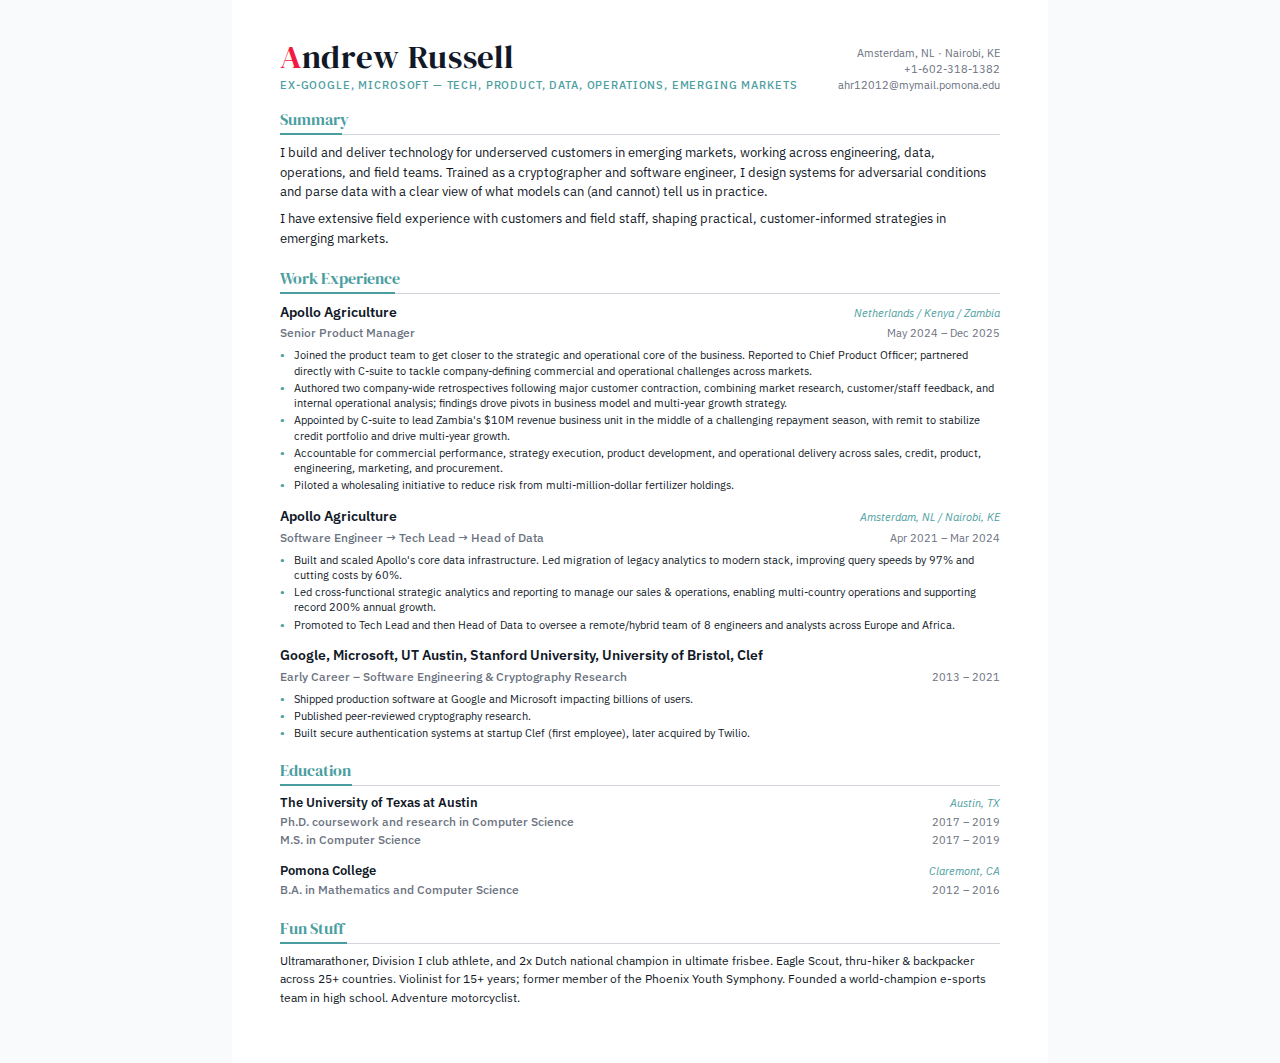
<file: cv.html>
<!doctype html>
<html lang="en">
  <head>
    <meta charset="UTF-8" />
    <meta name="viewport" content="width=device-width, initial-scale=1" />
    <title>Andrew Russell – CV</title>

    <link rel="preconnect" href="https://fonts.googleapis.com" />
    <link rel="preconnect" href="https://fonts.gstatic.com" crossorigin />
    <link
      href="https://fonts.googleapis.com/css2?family=IBM+Plex+Sans:wght@300;400;500;600&family=DM+Serif+Display&display=swap"
      rel="stylesheet"
    />

    <style>
      :root {
        --bg: #f9fafb;
        --bg-elevated: #ffffff;
        --bg-elevated-alt: #e3e8ee;
        --text-main: #111827;
        --text-muted: #6b7280;
        --accent: #4b9ea0;
        --accent-soft: #c9e3e3;
        --accent-strong: #F31940;
        --border-subtle: #d1d5db;
        --font-body: "IBM Plex Sans", system-ui, -apple-system, BlinkMacSystemFont, "Segoe UI", sans-serif;
        --font-heading: "DM Serif Display", "Iowan Old Style", "Georgia", serif;
      }

      * {
        box-sizing: border-box;
        margin: 0;
        padding: 0;
      }

      html, body {
        font-family: var(--font-body);
        font-size: 10pt;
        line-height: 1.5;
        color: var(--text-main);
        background: var(--bg);
        -webkit-font-smoothing: antialiased;
      }

      .cv-page {
        max-width: 8.5in;
        margin: 0 auto;
        padding: 0.4in 0.5in;
        background: var(--bg-elevated);
      }

      /* Header */
      .cv-header {
        display: flex;
        justify-content: space-between;
        align-items: flex-end;
        margin-bottom: 0.15in;
      }

      .cv-header-left {
        display: flex;
        flex-direction: column;
      }

      .cv-name {
        font-family: var(--font-heading);
        font-size: 25pt;
        font-weight: 400;
        letter-spacing: 0.02em;
        line-height: 1.1;
      }

      .cv-tagline {
        font-size: 8pt;
        font-weight: 500;
        text-transform: uppercase;
        letter-spacing: 0.08em;
        color: var(--accent);
        margin-top: 0.02in;
      }

      .cv-header-right {
        text-align: right;
        font-size: 8.5pt;
        color: var(--text-muted);
        line-height: 1.4;
      }

      .cv-header-right a {
        color: var(--text-muted);
        text-decoration: none;
      }

      /* Sections */
      .cv-section {
        margin-bottom: 0.18in;
      }

      .cv-section-title {
        display: block;
        font-family: var(--font-heading);
        font-size: 12pt;
        font-weight: 400;
        color: var(--accent);
        padding-bottom: 0.03in;
        margin-bottom: 0.08in;
        border-bottom: 1px solid var(--border-subtle);
        position: relative;
      }

      .cv-section-title::after {
        content: "";
        position: absolute;
        left: 0;
        bottom: -1px;
        width: var(--title-width, 0.8in);
        height: 2px;
        background: var(--accent);
      }

      /* Summary */
      .cv-summary p {
        font-size: 9.5pt;
        line-height: 1.55;
        color: var(--text-main);
      }

      /* Role entries */
      .cv-role {
        margin-bottom: 0.14in;
        page-break-inside: avoid;
      }

      .cv-role:last-child {
        margin-bottom: 0;
      }

      .cv-role-header {
        display: flex;
        justify-content: space-between;
        align-items: baseline;
        margin-bottom: 0.02in;
      }

      .cv-role-company {
        font-weight: 600;
        font-size: 10.5pt;
      }

      .cv-role-location {
        font-size: 8.5pt;
        font-style: italic;
        color: var(--accent);
      }

      .cv-role-subheader {
        display: flex;
        justify-content: space-between;
        align-items: baseline;
        margin-bottom: 0.05in;
      }

      .cv-role-title {
        font-size: 9pt;
        font-weight: 500;
        color: var(--text-muted);
      }

      .cv-role-dates {
        font-size: 8.5pt;
        color: var(--text-muted);
      }

      .cv-role-bullets {
        list-style: none;
        padding-left: 0;
      }

      .cv-role-bullets li {
        position: relative;
        padding-left: 0.15in;
        font-size: 8.5pt;
        line-height: 1.35;
        margin-bottom: 0.02in;
      }

      .cv-role-bullets li::before {
        content: "•";
        position: absolute;
        left: 0;
        color: var(--accent);
        font-weight: 600;
      }

      /* Education */
      .cv-edu {
        margin-bottom: 0.12in;
      }

      .cv-edu:last-child {
        margin-bottom: 0;
      }

      .cv-edu-header {
        display: flex;
        justify-content: space-between;
        align-items: baseline;
      }

      .cv-edu-school {
        font-weight: 600;
        font-size: 10pt;
      }

      .cv-edu-location {
        font-size: 8.5pt;
        font-style: italic;
        color: var(--accent);
      }

      .cv-edu-subheader {
        display: flex;
        justify-content: space-between;
        align-items: baseline;
      }

      .cv-edu-degree {
        font-size: 9pt;
        font-weight: 500;
        color: var(--text-muted);
      }

      .cv-edu-dates {
        font-size: 8.5pt;
        color: var(--text-muted);
      }

      /* Fun stuff */
      .cv-fun p {
        font-size: 9pt;
        line-height: 1.55;
      }

      /* Print styles */
      @media print {
        html, body {
          background: white;
          -webkit-print-color-adjust: exact !important;
          print-color-adjust: exact !important;
          color-adjust: exact !important;
        }

        * {
          -webkit-print-color-adjust: exact !important;
          print-color-adjust: exact !important;
          color-adjust: exact !important;
        }

        .cv-page {
          padding: 0;
          max-width: none;
          box-shadow: none;
        }

        .cv-section {
          page-break-inside: avoid;
        }

        a {
          color: inherit;
          text-decoration: none;
        }
      }

      @page {
        size: letter;
        margin: 0.4in 0.5in;
      }
    </style>
  </head>
  <body>
    <div class="cv-page">
      <header class="cv-header">
        <div class="cv-header-left">
          <h1 class="cv-name"><span style="color: var(--accent-strong);">A</span>ndrew Russell</h1>
          <span class="cv-tagline">Ex-Google, Microsoft — tech, product, data, operations, emerging markets</span>
        </div>
        <div class="cv-header-right">
          <div>Amsterdam, NL · Nairobi, KE</div>
          <div><a href="tel:+16023181382">+1-602-318-1382</a></div>
          <div><a href="mailto:ahr12012@mymail.pomona.edu">ahr12012@mymail.pomona.edu</a></div>
        </div>
      </header>

      <section class="cv-section">
        <h2 class="cv-section-title" style="--title-width: 0.65in;">Summary</h2>
        <div class="cv-summary">
          <p>
            I build and deliver technology for underserved customers in emerging markets, working across engineering, data, operations, and field teams.
            Trained as a cryptographer and software engineer, I design systems for adversarial conditions and parse data with a clear view of what models can (and cannot) tell us in practice.
          </p>
          <p style="margin-top: 0.08in;">
            I have extensive field experience with customers and field staff, shaping practical, customer-informed strategies in emerging markets.
          </p>
        </div>
      </section>

      <section class="cv-section">
        <h2 class="cv-section-title" style="--title-width: 1.2in;">Work Experience</h2>

        <div class="cv-role">
          <div class="cv-role-header">
            <span class="cv-role-company">Apollo Agriculture</span>
            <span class="cv-role-location">Netherlands / Kenya / Zambia</span>
          </div>
          <div class="cv-role-subheader">
            <span class="cv-role-title">Senior Product Manager</span>
            <span class="cv-role-dates">May 2024 – Dec 2025</span>
          </div>
          <ul class="cv-role-bullets">
            <li>Joined the product team to get closer to the strategic and operational core of the business. Reported to Chief Product Officer; partnered directly with C-suite to tackle company-defining commercial and operational challenges across markets.</li>
            <li>Authored two company-wide retrospectives following major customer contraction, combining market research, customer/staff feedback, and internal operational analysis; findings drove pivots in business model and multi-year growth strategy.</li>
            <li>Appointed by C-suite to lead Zambia's $10M revenue business unit in the middle of a challenging repayment season, with remit to stabilize credit portfolio and drive multi-year growth.</li>
            <li>Accountable for commercial performance, strategy execution, product development, and operational delivery across sales, credit, product, engineering, marketing, and procurement.</li>
            <li>Piloted a wholesaling initiative to reduce risk from multi-million-dollar fertilizer holdings.</li>
          </ul>
        </div>

        <div class="cv-role">
          <div class="cv-role-header">
            <span class="cv-role-company">Apollo Agriculture</span>
            <span class="cv-role-location">Amsterdam, NL / Nairobi, KE</span>
          </div>
          <div class="cv-role-subheader">
            <span class="cv-role-title">Software Engineer → Tech Lead → Head of Data</span>
            <span class="cv-role-dates">Apr 2021 – Mar 2024</span>
          </div>
          <ul class="cv-role-bullets">
            <li>Built and scaled Apollo's core data infrastructure. Led migration of legacy analytics to modern stack, improving query speeds by 97% and cutting costs by 60%.</li>
            <li>Led cross-functional strategic analytics and reporting to manage our sales & operations, enabling multi-country operations and supporting record 200% annual growth.</li>
            <li>Promoted to Tech Lead and then Head of Data to oversee a remote/hybrid team of 8 engineers and analysts across Europe and Africa.</li>
          </ul>
        </div>

        <div class="cv-role">
          <div class="cv-role-header">
            <span class="cv-role-company">Google, Microsoft, UT Austin, Stanford University, University of Bristol, Clef</span>
            <span class="cv-role-location"></span>
          </div>
          <div class="cv-role-subheader">
            <span class="cv-role-title">Early Career – Software Engineering & Cryptography Research</span>
            <span class="cv-role-dates">2013 – 2021</span>
          </div>
          <ul class="cv-role-bullets">
            <li>Shipped production software at Google and Microsoft impacting billions of users.</li>
            <li>Published peer-reviewed cryptography research.</li>
            <li>Built secure authentication systems at startup Clef (first employee), later acquired by Twilio.</li>
          </ul>
        </div>
      </section>

      <section class="cv-section">
        <h2 class="cv-section-title" style="--title-width: 0.75in;">Education</h2>

        <div class="cv-edu">
          <div class="cv-edu-header">
            <span class="cv-edu-school">The University of Texas at Austin</span>
            <span class="cv-edu-location">Austin, TX</span>
          </div>
          <div class="cv-edu-subheader">
            <span class="cv-edu-degree">Ph.D. coursework and research in Computer Science</span>
            <span class="cv-edu-dates">2017 – 2019</span>
          </div>
          <div class="cv-edu-subheader">
            <span class="cv-edu-degree">M.S. in Computer Science</span>
            <span class="cv-edu-dates">2017 – 2019</span>
          </div>
        </div>

        <div class="cv-edu">
          <div class="cv-edu-header">
            <span class="cv-edu-school">Pomona College</span>
            <span class="cv-edu-location">Claremont, CA</span>
          </div>
          <div class="cv-edu-subheader">
            <span class="cv-edu-degree">B.A. in Mathematics and Computer Science</span>
            <span class="cv-edu-dates">2012 – 2016</span>
          </div>
        </div>
      </section>

      <section class="cv-section">
        <h2 class="cv-section-title" style="--title-width: 0.7in;">Fun Stuff</h2>
        <div class="cv-fun">
          <p>
            Ultramarathoner, Division I club athlete, and 2x Dutch national champion in ultimate frisbee. Eagle Scout, thru-hiker & backpacker across 25+ countries. Violinist for 15+ years; former member of the Phoenix Youth Symphony. Founded a world-champion e-sports team in high school. Adventure motorcyclist.
          </p>
        </div>
      </section>
    </div>
  </body>
</html>
</file>
